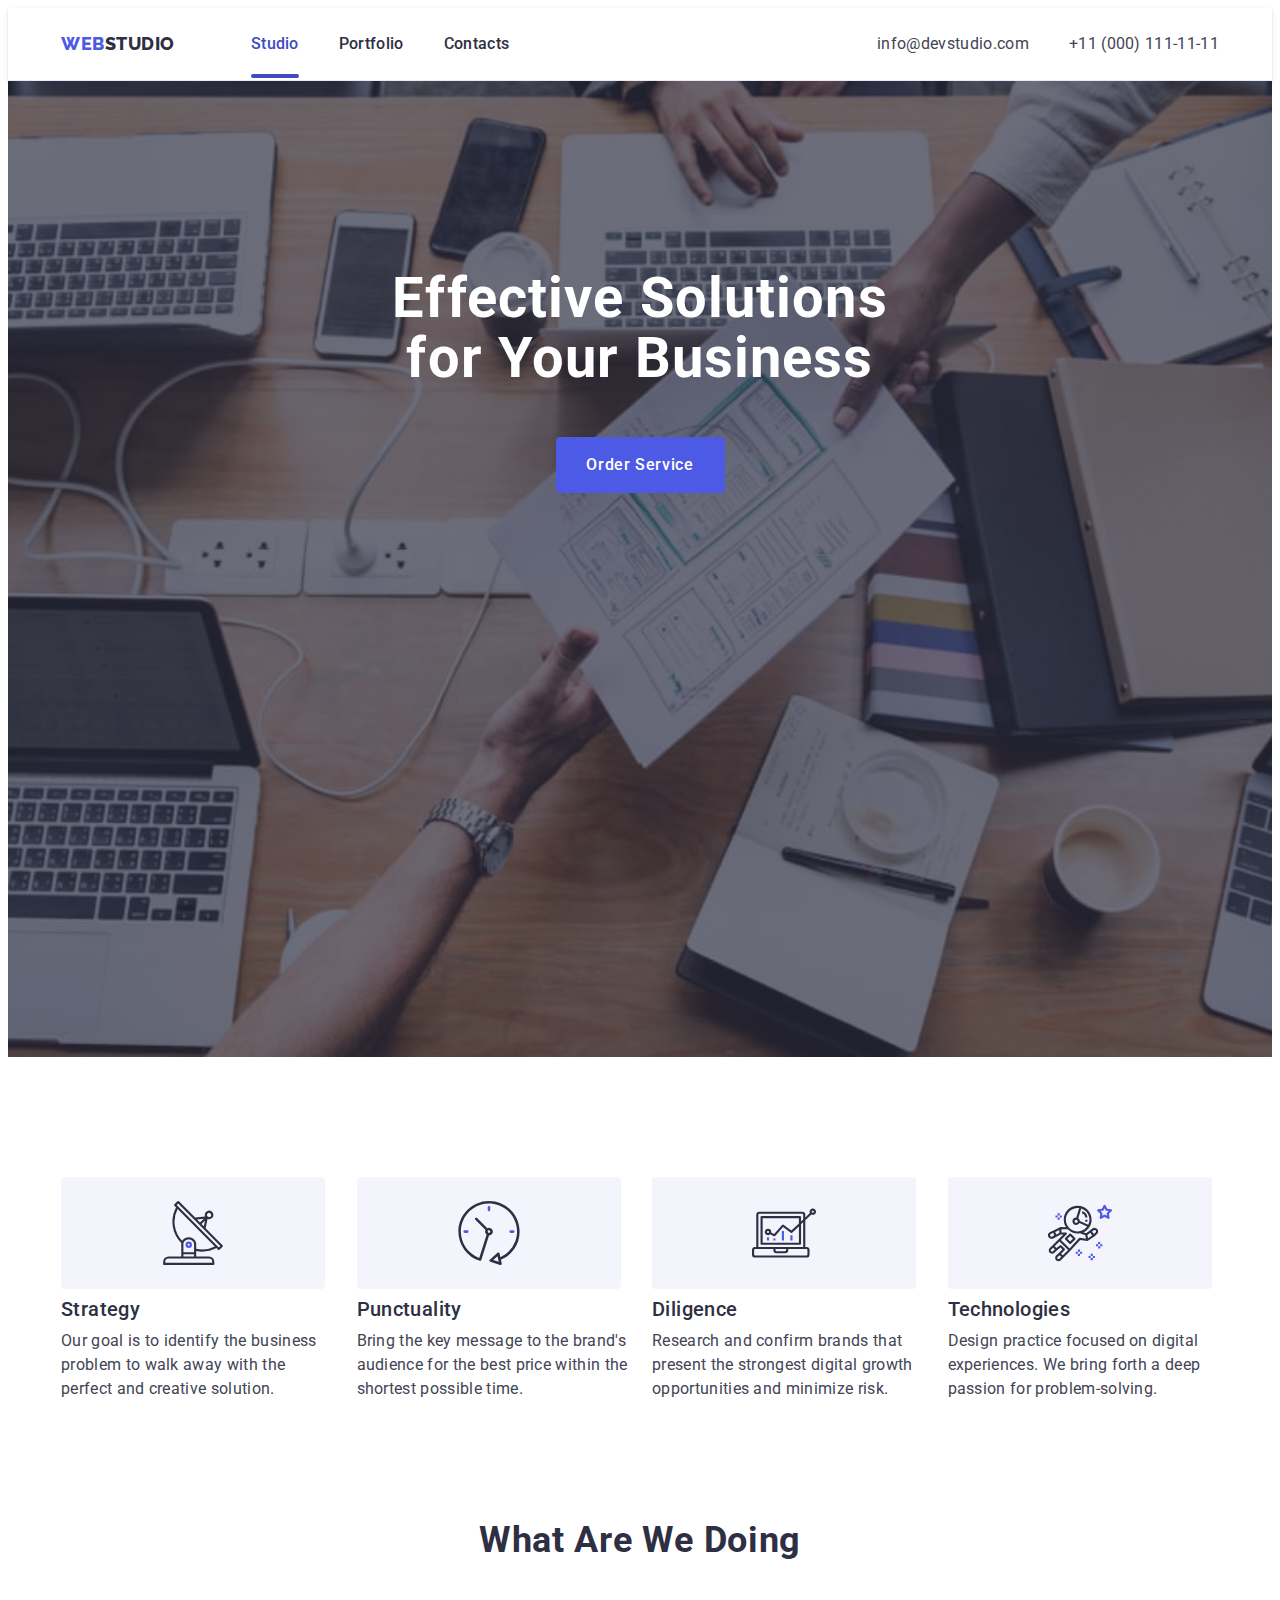
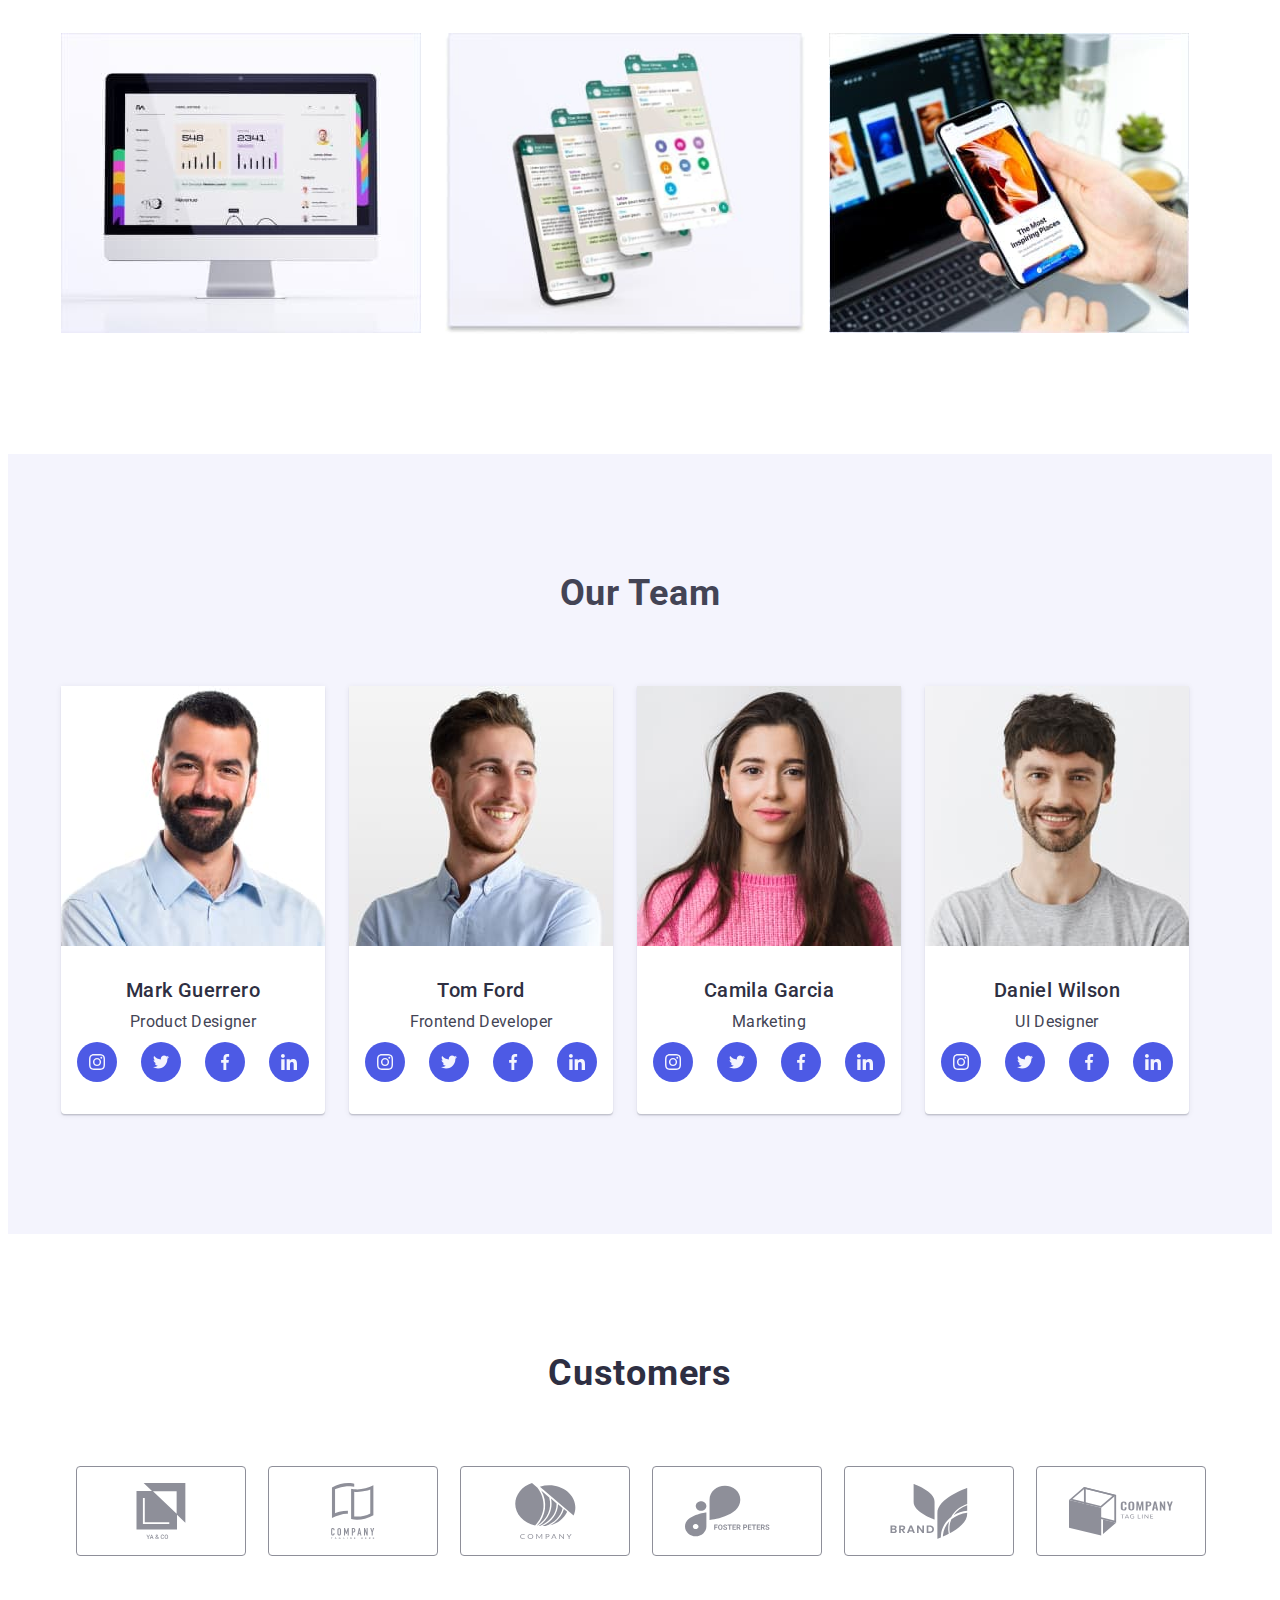
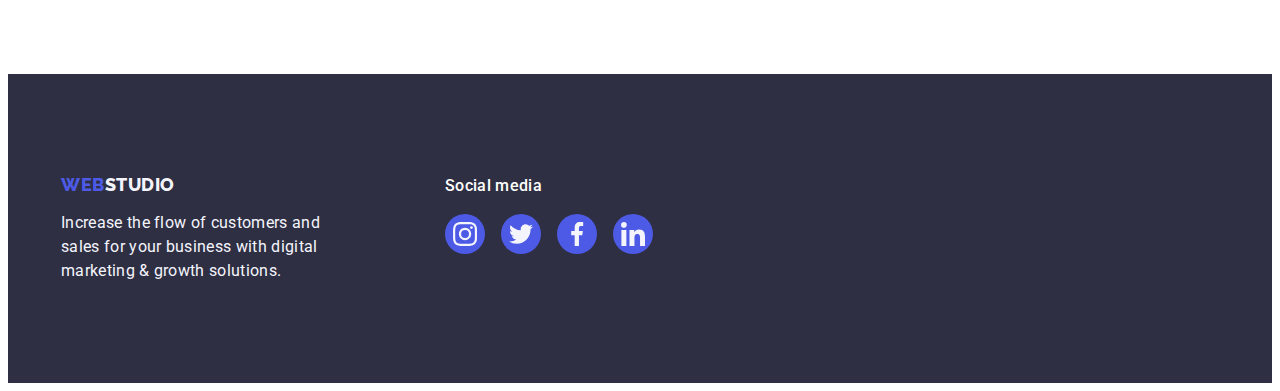
<file: index.html>
<!DOCTYPE html>
<html lang="en">
  <head>
    <meta charset="UTF-8" />
    <meta http-equiv="X-UA-Compatible" content="IE=edge" />
    <meta name="viewport" content="width=device-width, initial-scale=1.0" />
    <title>studio</title>
    <link
      rel="stylesheet"
      href="https://cdnjs.cloudflare.com/ajax/libs/modern-normalize/1.1.0/modern-normalize.min.css"
      integrity="sha512-wpPYUAdjBVSE4KJnH1VR1HeZfpl1ub8YT/NKx4PuQ5NmX2tKuGu6U/JRp5y+Y8XG2tV+wKQpNHVUX03MfMFn9Q=="
      crossorigin="anonymous"
      referrerpolicy="no-referrer"
    />
    <link rel="preconnect" href="https://fonts.googleapis.com" />
    <link rel="preconnect" href="https://fonts.gstatic.com" crossorigin />
    <link
      href="https://fonts.googleapis.com/css2?family=Raleway:wght@800&family=Roboto:wght@400;500;700;900&display=swap"
      rel="stylesheet"
    />
    <link rel="stylesheet" href="./css/styles.css" />
  </head>
  <body>
    <!-- ----- HEADER ----- -->
    <header class="head">
      <!-- header-nav -->
      <div class="container">
        <nav class="head-nav">
          <a href="./index.html" class="head-logo"
            >Web<span class="head-studio">Studio</span></a
          >
          <ul class="head-menu">
            <li class="head-items">
              <a href="./index.html" class="head-link active">Studio</a>
            </li>
            <li class="head-items">
              <a href="./portfolio.html" class="head-link">Portfolio</a>
            </li>
            <li class="head-items">
              <a href="" class="head-link">Contacts</a>
            </li>
          </ul>
        </nav>
        <!-- header-addres -->
        <address class="head-address">
          <ul class="head-address-menu">
            <li class="head-address-items">
              <a href="mailto:info@devstudio.com" class="head-contacts"
                >info@devstudio.com</a
              >
            </li>
            <li class="head-address-items">
              <a href="tel:+110001111111" class="head-contacts"
                >+11 (000) 111-11-11</a
              >
            </li>
          </ul>
        </address>
      </div>
    </header>

    <!-- ----- MAIN ----- -->
    <main class="mainpage">
      <!-- hero -->
      <section class="hero">
        <div class="container">
          <h1 class="hero-main">Effective Solutions for Your Business</h1>

          <button type="button" class="hero-btn" data-modal-open>
            Order Service
          </button>
        </div>
      </section>

      <!-- about us -->
      <section class="about">
        <div class="container">
          <h2 class="visually-hidden">Features</h2>
          <ul class="about-menu">
            <li class="about-items">
              <div class="about-icon-container">
                <svg class="icon-about" width="64" height="64">
                  <use href="./images/icons.svg#icon-antenna"></use>
                </svg>
              </div>
              <h3 class="about-title">Strategy</h3>
              <p class="about-text">
                Our goal is to identify the business problem to walk away with
                the perfect and creative solution.
              </p>
            </li>
            <li class="about-items">
              <div class="about-icon-container">
                <svg class="icon-about" width="64" height="64">
                  <use href="./images/icons.svg#icon-clock"></use>
                </svg>
              </div>
              <h3 class="about-title">Punctuality</h3>
              <p class="about-text">
                Bring the key message to the brand's audience for the best price
                within the shortest possible time.
              </p>
            </li>
            <li class="about-items">
              <div class="about-icon-container">
                <svg class="icon-about" width="64" height="64">
                  <use href="./images/icons.svg#icon-diagram"></use>
                </svg>
              </div>
              <h3 class="about-title">Diligence</h3>
              <p class="about-text">
                Research and confirm brands that present the strongest digital
                growth opportunities and minimize risk.
              </p>
            </li>
            <li class="about-items">
              <div class="about-icon-container">
                <svg class="icon-about" width="64" height="64">
                  <use href="./images/icons.svg#icon-astronaut"></use>
                </svg>
              </div>
              <h3 class="about-title">Technologies</h3>
              <p class="about-text">
                Design practice focused on digital experiences. We bring forth a
                deep passion for problem-solving.
              </p>
            </li>
          </ul>
        </div>
      </section>
      <!-- what are we doing -->
      <section class="digital">
        <div class="container">
          <h2 class="digital-title">What are we doing</h2>
          <ul class="digital-menu">
            <li class="digital-items">
              <img
                src="./images/img1.jpg"
                alt="laptop"
                width="360"
                height="300"
              />
            </li>
            <li class="digital-items">
              <img
                src="./images/img2.jpg"
                alt="phones"
                width="360"
                height="300"
              />
            </li>
            <li class="digital-items">
              <img
                src="./images/img3.jpg"
                alt="phoneonhand"
                width="360"
                height="300"
              />
            </li>
          </ul>
        </div>
      </section>

      <!-- our team -->
      <section class="team">
        <div class="container">
          <h2 class="team-main-title">Our Team</h2>
          <ul class="team-menu">
            <li class="team-list">
              <img
                src="./images/mark.jpg"
                alt="Mark"
                width="264"
                height="260"
              />
              <div class="team-container">
                <h3 class="team-title">Mark Guerrero</h3>
                <p class="team-text">Product Designer</p>
                <ul class="social-menu">
                  <li class="social-items">
                    <a href="" class="social-link">
                      <svg class="social-icons" width="16" height="16">
                        <use href="./images/icons.svg#icon-instagram"></use>
                      </svg>
                    </a>
                  </li>
                  <li class="social-items">
                    <a href="" class="social-link">
                      <svg class="social-icons" width="16" height="16">
                        <use href="./images/icons.svg#icon-twitter"></use>
                      </svg>
                    </a>
                  </li>
                  <li class="social-items">
                    <a href="" class="social-link">
                      <svg class="social-icons" width="16" height="16">
                        <use href="./images/icons.svg#icon-facebook"></use>
                      </svg>
                    </a>
                  </li>
                  <li class="social-items">
                    <a href="" class="social-link">
                      <svg class="social-icons" width="16" height="16">
                        <use href="./images/icons.svg#icon-linkedin"></use>
                      </svg>
                    </a>
                  </li>
                </ul>
              </div>
            </li>
            <li class="team-list">
              <img src="./images/tom.jpg" alt="Tom" width="264" height="260" />
              <div class="team-container">
                <h3 class="team-title">Tom Ford</h3>
                <p class="team-text">Frontend Developer</p>
                <ul class="social-menu">
                  <li class="social-items">
                    <a href="" class="social-link">
                      <svg class="social-icons" width="16" height="16">
                        <use href="./images/icons.svg#icon-instagram"></use>
                      </svg>
                    </a>
                  </li>
                  <li class="social-items">
                    <a href="" class="social-link">
                      <svg class="social-icons" width="16" height="16">
                        <use href="./images/icons.svg#icon-twitter"></use>
                      </svg>
                    </a>
                  </li>
                  <li class="social-items">
                    <a href="" class="social-link">
                      <svg class="social-icons" width="16" height="16">
                        <use href="./images/icons.svg#icon-facebook"></use>
                      </svg>
                    </a>
                  </li>
                  <li class="social-items">
                    <a href="" class="social-link">
                      <svg class="social-icons" width="16" height="16">
                        <use href="./images/icons.svg#icon-linkedin"></use>
                      </svg>
                    </a>
                  </li>
                </ul>
              </div>
            </li>
            <li class="team-list">
              <img
                src="./images/camila.jpg"
                alt="Camila"
                width="264"
                height="260"
              />
              <div class="team-container">
                <h3 class="team-title">Camila Garcia</h3>
                <p class="team-text">Marketing</p>
                <ul class="social-menu">
                  <li class="social-items">
                    <a href="" class="social-link">
                      <svg class="social-icons" width="16" height="16">
                        <use href="./images/icons.svg#icon-instagram"></use>
                      </svg>
                    </a>
                  </li>
                  <li class="social-items">
                    <a href="" class="social-link">
                      <svg class="social-icons" width="16" height="16">
                        <use href="./images/icons.svg#icon-twitter"></use>
                      </svg>
                    </a>
                  </li>
                  <li class="social-items">
                    <a href="" class="social-link">
                      <svg class="social-icons" width="16" height="16">
                        <use href="./images/icons.svg#icon-facebook"></use>
                      </svg>
                    </a>
                  </li>
                  <li class="social-items">
                    <a href="" class="social-link">
                      <svg class="social-icons" width="16" height="16">
                        <use href="./images/icons.svg#icon-linkedin"></use>
                      </svg>
                    </a>
                  </li>
                </ul>
              </div>
            </li>
            <li class="team-list">
              <img
                src="./images/dan.jpg"
                alt="Daniel"
                width="264"
                height="260"
              />
              <div class="team-container">
                <h3 class="team-title">Daniel Wilson</h3>
                <p class="team-text">UI Designer</p>
                <ul class="social-menu">
                  <li class="social-items">
                    <a href="" class="social-link">
                      <svg class="social-icons" width="16" height="16">
                        <use href="./images/icons.svg#icon-instagram"></use>
                      </svg>
                    </a>
                  </li>
                  <li class="social-items">
                    <a href="" class="social-link">
                      <svg class="social-icons" width="16" height="16">
                        <use href="./images/icons.svg#icon-twitter"></use>
                      </svg>
                    </a>
                  </li>
                  <li class="social-items">
                    <a href="" class="social-link">
                      <svg class="social-icons" width="16" height="16">
                        <use href="./images/icons.svg#icon-facebook"></use>
                      </svg>
                    </a>
                  </li>
                  <li class="social-items">
                    <a href="" class="social-link">
                      <svg class="social-icons" width="16" height="16">
                        <use href="./images/icons.svg#icon-linkedin"></use>
                      </svg>
                    </a>
                  </li>
                </ul>
              </div>
            </li>
          </ul>
        </div>
      </section>

      <!--- customers --->

      <section class="customers">
        <div class="container">
          <h2 class="customers-title">Customers</h2>
          <ul class="customers-menu">
            <li class="customers-items">
              <a href="#" class="customers-icon-link">
                <svg class="customers-icon" width="104" height="56">
                  <use href="./images/icons.svg#icon-group"></use>
                </svg>
              </a>
            </li>
            <li class="customers-items">
              <a href="#" class="customers-icon-link">
                <svg class="customers-icon" width="104" height="56">
                  <use href="./images/icons.svg#icon-group1"></use>
                </svg>
              </a>
            </li>
            <li class="customers-items">
              <a href="#" class="customers-icon-link">
                <svg class="customers-icon" width="104" height="56">
                  <use href="./images/icons.svg#icon-group2"></use>
                </svg>
              </a>
            </li>
            <li class="customers-items">
              <a href="#" class="customers-icon-link">
                <svg class="customers-icon" width="104" height="56">
                  <use href="./images/icons.svg#icon-group3"></use>
                </svg>
              </a>
            </li>
            <li class="customers-items">
              <a href="#" class="customers-icon-link">
                <svg class="customers-icon" width="104" height="56">
                  <use href="./images/icons.svg#icon-group4"></use>
                </svg>
              </a>
            </li>
            <li class="customers-items">
              <a href="#" class="customers-icon-link">
                <svg class="customers-icon" width="104" height="56">
                  <use href="./images/icons.svg#icon-group6"></use>
                </svg>
              </a>
            </li>
          </ul>
        </div>
      </section>
    </main>

    <!-- ----- FOOTER ----- -->
    <footer class="footer">
      <div class="footer-container">
        <div class="footer-logo-container">
          <a class="footer-logo" href="./index.html"
            >Web<span class="footer-studio">Studio</span></a
          >
          <p class="footer-text">
            Increase the flow of customers and sales for your business with
            digital marketing & growth solutions.
          </p>
        </div>

        <!-- <ul class="media-menu"> -->
        <div class="footer-social-container">
          <p class="footer-social-text">Social media</p>
          <ul class="footer-social-menu">
            <li class="footer-social-items">
              <a href="" class="footer-social-link">
                <svg class="footer-social-icons" width="24" height="24">
                  <use href="./images/icons.svg#icon-instagram"></use>
                </svg>
              </a>
            </li>
            <li class="footer-social-items">
              <a href="" class="footer-social-link">
                <svg class="footer-social-icons" width="24" height="24">
                  <use href="./images/icons.svg#icon-twitter"></use>
                </svg>
              </a>
            </li>
            <li class="footer-social-items">
              <a href="" class="footer-social-link">
                <svg class="footer-social-icons" width="24" height="24">
                  <use href="./images/icons.svg#icon-facebook"></use>
                </svg>
              </a>
            </li>
            <li class="footer-social-items">
              <a href="" class="footer-social-link">
                <svg class="footer-social-icons" width="24" height="24">
                  <use href="./images/icons.svg#icon-linkedin"></use>
                </svg>
              </a>
            </li>
          </ul>
        </div>
      </div>
    </footer>

    <div class="backdrop is-hidden" data-modal>
      <div class="modal">
        <button data-modal-close type="button" class="modal-close">
          <svg class="modal-icon" width="8" height="8">
            <use href="./images/icons.svg#icon-vector"></use>
          </svg>
        </button>
      </div>
    </div>

    <!--- script --->
    <script src="./js/modal.js"></script>
  </body>
</html>
</file>
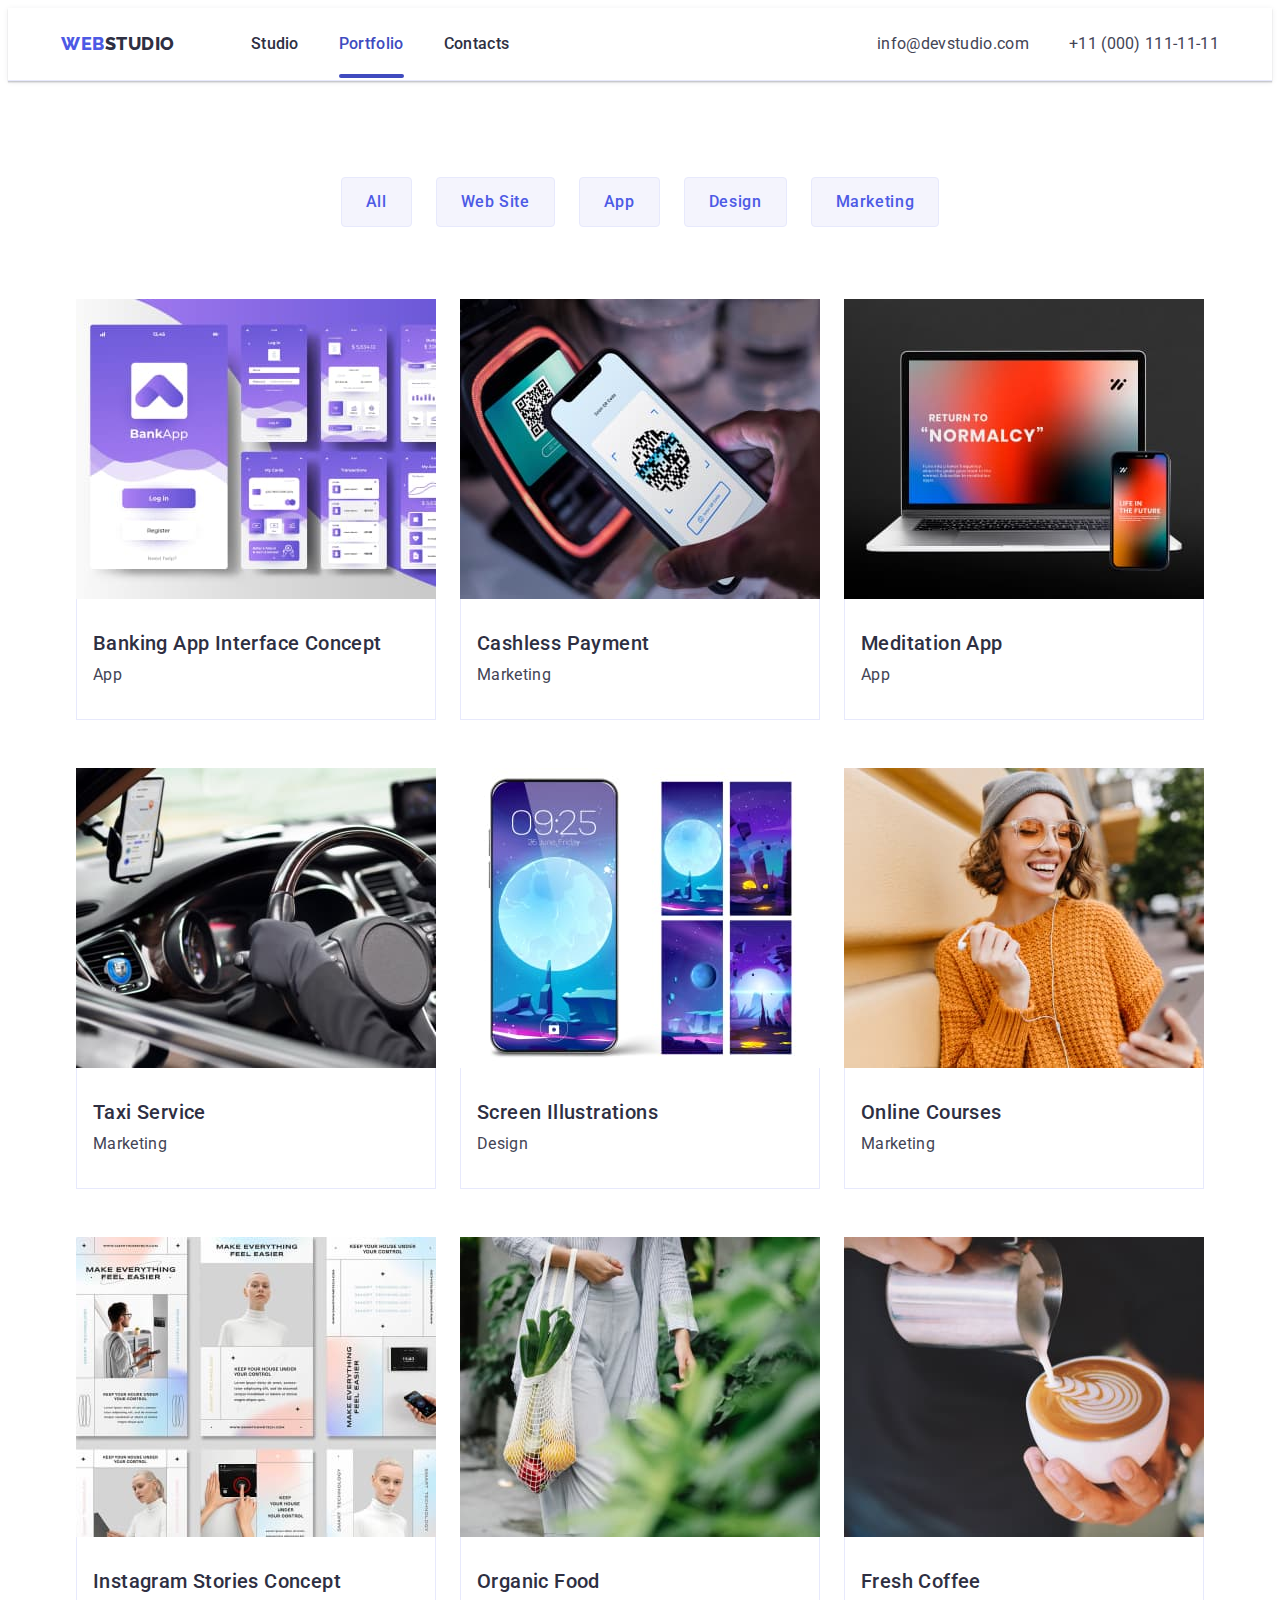
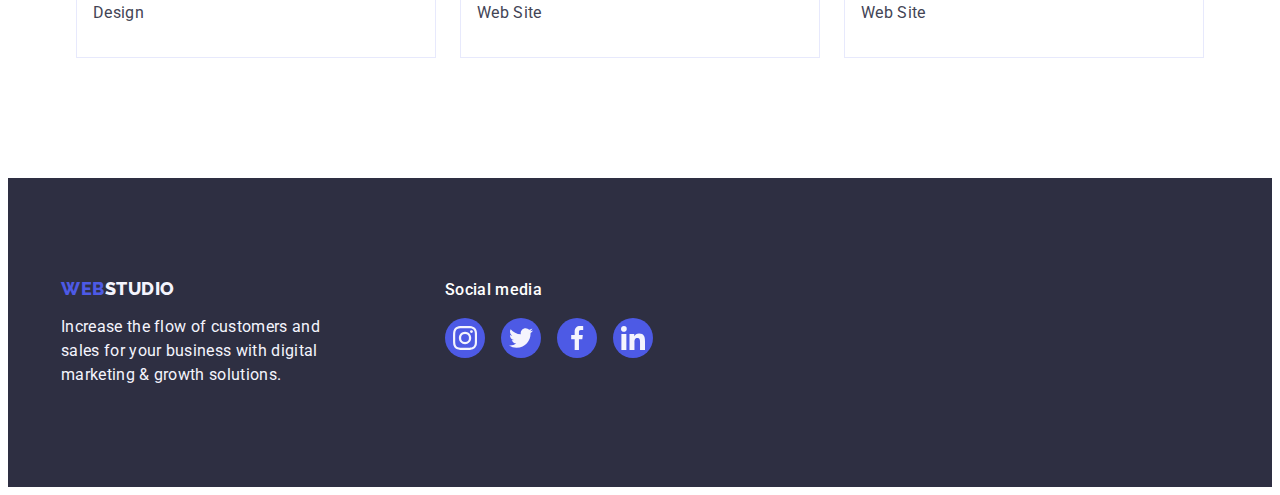
<file: portfolio.html>
<!DOCTYPE html>
<html lang="en">
  <head>
    <meta charset="UTF-8" />
    <meta http-equiv="X-UA-Compatible" content="IE=edge" />
    <meta name="viewport" content="width=device-width, initial-scale=1.0" />
    <title>portfolio</title>
    <link
      rel="stylesheet"
      href="https://cdnjs.cloudflare.com/ajax/libs/modern-normalize/1.1.0/modern-normalize.min.css"
      integrity="sha512-wpPYUAdjBVSE4KJnH1VR1HeZfpl1ub8YT/NKx4PuQ5NmX2tKuGu6U/JRp5y+Y8XG2tV+wKQpNHVUX03MfMFn9Q=="
      crossorigin="anonymous"
      referrerpolicy="no-referrer"
    />
    <link rel="preconnect" href="https://fonts.googleapis.com" />
    <link rel="preconnect" href="https://fonts.gstatic.com" crossorigin />
    <link
      href="https://fonts.googleapis.com/css2?family=Raleway:wght@800&family=Roboto:wght@400;500;700;900&display=swap"
      rel="stylesheet"
    />
    <link rel="stylesheet" href="./css/styles.css" />
  </head>
  <body>
    <!-- ----- HEADER ----- -->
    <header class="head">
      <div class="container">
        <!-- header-nav -->
        <nav class="head-nav">
          <a href="./index.html" class="head-logo"
            >Web<span class="head-studio">Studio</span></a
          >
          <ul class="head-menu">
            <li class="head-items">
              <a href="./index.html" class="head-link">Studio</a>
            </li>
            <li class="head-items">
              <a href="./portfolio.html" class="head-link active">Portfolio</a>
            </li>
            <li class="head-items">
              <a href="" class="head-link">Contacts</a>
            </li>
          </ul>
        </nav>
        <!-- header-address -->
        <address class="head-address">
          <ul class="head-address-menu">
            <li class="head-address-items">
              <a href="mailto:info@devstudio.com" class="head-contacts"
                >info@devstudio.com</a
              >
            </li>
            <li class="head-address-items">
              <a href="tel:+110001111111" class="head-contacts"
                >+11 (000) 111-11-11</a
              >
            </li>
          </ul>
        </address>
      </div>
    </header>

    <!-- ----- MAIN ----- -->
    <main>
      <section class="features">
        <div class="container">
          <h1 class="visually-hidden">Portfolio</h1>
          <!-- features -->
          <ul class="portfolio-menu">
            <li class="portfolio-items">
              <button type="button" class="portfolio-btn">All</button>
            </li>
            <li class="portfolio-items">
              <button type="button" class="portfolio-btn">Web Site</button>
            </li>
            <li class="portfolio-items">
              <button type="button" class="portfolio-btn">App</button>
            </li>
            <li class="portfolio-items">
              <button type="button" class="portfolio-btn">Design</button>
            </li>
            <li class="portfolio-items">
              <button type="button" class="portfolio-btn">Marketing</button>
            </li>
          </ul>
          <!-- app-pictures -->
          <ul class="app-menu">
            <li class="app-items">
              <a class="app-link" href="">
                <div class="app-image">
                  <img
                    src="./images/project-card1.jpg"
                    alt="banking app"
                    width="360"
                    height="300"
                  />
                  <p class="app-image-text">
                    14 Stylish and User-Friendly App Design Concepts · Task
                    Manager App · Calorie Tracker App · Exotic Fruit Ecommerce
                    App · Cloud Storage App
                  </p>
                </div>
                <div class="app-container">
                  <h2 class="app-title">Banking App Interface Concept</h2>
                  <p class="app-text">App</p>
                </div>
              </a>
            </li>
            <li class="app-items">
              <a class="app-link" href="">
                <div class="app-image">
                  <img
                    src="./images/project-card2.jpg"
                    alt="cashless payment"
                    width="360"
                    height="300"
                  />
                  <p class="app-image-text">
                    14 Stylish and User-Friendly App Design Concepts · Task
                    Manager App · Calorie Tracker App · Exotic Fruit Ecommerce
                    App · Cloud Storage App
                  </p>
                </div>
                <div class="app-container">
                  <h2 class="app-title">Cashless Payment</h2>
                  <p class="app-text">Marketing</p>
                </div>
              </a>
            </li>
            <li class="app-items">
              <a class="app-link" href="">
                <div class="app-image">
                  <img
                    src="./images/project-card3.jpg"
                    alt="meditation app"
                    width="360"
                    height="300"
                  />
                  <p class="app-image-text">
                    14 Stylish and User-Friendly App Design Concepts · Task
                    Manager App · Calorie Tracker App · Exotic Fruit Ecommerce
                    App · Cloud Storage App
                  </p>
                </div>
                <div class="app-container">
                  <h2 class="app-title">Meditation App</h2>
                  <p class="app-text">App</p>
                </div>
              </a>
            </li>
            <li class="app-items">
              <a class="app-link" href="">
                <div class="app-image">
                  <img
                    src="./images/project-card4.jpg"
                    alt="taxi service"
                    width="360"
                    height="300"
                  />
                  <p class="app-image-text">
                    14 Stylish and User-Friendly App Design Concepts · Task
                    Manager App · Calorie Tracker App · Exotic Fruit Ecommerce
                    App · Cloud Storage App
                  </p>
                </div>
                <div class="app-container">
                  <h2 class="app-title">Taxi Service</h2>
                  <p class="app-text">Marketing</p>
                </div>
              </a>
            </li>
            <li class="app-items">
              <a class="app-link" href="">
                <div class="app-image">
                  <img
                    src="./images/project-card5.jpg"
                    alt="screen illustrations"
                    width="360"
                    height="300"
                  />
                  <p class="app-image-text">
                    14 Stylish and User-Friendly App Design Concepts · Task
                    Manager App · Calorie Tracker App · Exotic Fruit Ecommerce
                    App · Cloud Storage App
                  </p>
                </div>
                <div class="app-container">
                  <h2 class="app-title">Screen Illustrations</h2>
                  <p class="app-text">Design</p>
                </div>
              </a>
            </li>
            <li class="app-items">
              <a class="app-link" href="">
                <div class="app-image">
                  <img
                    src="./images/project-card6.jpg"
                    alt="online courses"
                    width="360"
                    height="300"
                  />
                  <p class="app-image-text">
                    14 Stylish and User-Friendly App Design Concepts · Task
                    Manager App · Calorie Tracker App · Exotic Fruit Ecommerce
                    App · Cloud Storage App
                  </p>
                </div>
                <div class="app-container">
                  <h2 class="app-title">Online Courses</h2>
                  <p class="app-text">Marketing</p>
                </div>
              </a>
            </li>
            <li class="app-items">
              <a class="app-link" href="">
                <div class="app-image">
                  <img
                    src="./images/project-card7.jpg"
                    alt="instagramm stories concept"
                    width="360"
                    height="300"
                  />
                  <p class="app-image-text">
                    14 Stylish and User-Friendly App Design Concepts · Task
                    Manager App · Calorie Tracker App · Exotic Fruit Ecommerce
                    App · Cloud Storage App
                  </p>
                </div>
                <div class="app-container">
                  <h2 class="app-title">Instagram Stories Concept</h2>
                  <p class="app-text">Design</p>
                </div>
              </a>
            </li>
            <li class="app-items">
              <a class="app-link" href="">
                <div class="app-image">
                  <img
                    src="./images/project-card8.jpg"
                    alt="organic food"
                    width="360"
                    height="300"
                  />
                  <p class="app-image-text">
                    14 Stylish and User-Friendly App Design Concepts · Task
                    Manager App · Calorie Tracker App · Exotic Fruit Ecommerce
                    App · Cloud Storage App
                  </p>
                </div>
                <div class="app-container">
                  <h2 class="app-title">Organic Food</h2>
                  <p class="app-text">Web Site</p>
                </div>
              </a>
            </li>
            <li class="app-items">
              <a class="app-link" href="">
                <div class="app-image">
                  <img
                    src="./images/project-card9.jpg"
                    alt="fresh coffe"
                    width="360"
                    height="300"
                  />
                  <p class="app-image-text">
                    14 Stylish and User-Friendly App Design Concepts · Task
                    Manager App · Calorie Tracker App · Exotic Fruit Ecommerce
                    App · Cloud Storage App
                  </p>
                </div>
                <div class="app-container">
                  <h2 class="app-title">Fresh Coffee</h2>
                  <p class="app-text">Web Site</p>
                </div>
              </a>
            </li>
          </ul>
        </div>
      </section>
    </main>

    <!-- ----- FOOTER ----- -->
    <footer class="footer">
      <div class="footer-container">
        <div class="footer-logo-container">
          <a class="footer-logo" href="./index.html"
            >Web<span class="footer-studio">Studio</span></a
          >
          <p class="footer-text">
            Increase the flow of customers and sales for your business with
            digital marketing & growth solutions.
          </p>
        </div>

        <!-- <ul class="media-menu"> -->
        <div class="footer-social-container">
          <p class="footer-social-text">Social media</p>
          <ul class="footer-social-menu">
            <li class="footer-social-items">
              <a href="" class="footer-social-link">
                <svg class="footer-social-icons" width="24" height="24">
                  <use href="./images/icons.svg#icon-instagram"></use>
                </svg>
              </a>
            </li>
            <li class="footer-social-items">
              <a href="" class="footer-social-link">
                <svg class="footer-social-icons" width="24" height="24">
                  <use href="./images/icons.svg#icon-twitter"></use>
                </svg>
              </a>
            </li>
            <li class="footer-social-items">
              <a href="" class="footer-social-link">
                <svg class="footer-social-icons" width="24" height="24">
                  <use href="./images/icons.svg#icon-facebook"></use>
                </svg>
              </a>
            </li>
            <li class="footer-social-items">
              <a href="" class="footer-social-link">
                <svg class="footer-social-icons" width="24" height="24">
                  <use href="./images/icons.svg#icon-linkedin"></use>
                </svg>
              </a>
            </li>
          </ul>
        </div>
      </div>
    </footer>
  </body>
</html>
</file>
<file: css/styles.css>
:root {
  --title-color: #2E2F42;
  --text-color: #434455;
  --accent-color: #4D5AE5;
  --secondary-color: #E7E9FC;
  --main-color: #ffffff;
  --icon-color: #f4f4fd;
  --grey-main-color: #8e8f99;
}

body {
  font-family: 'Roboto', sans-serif;
  background-color: var(--main-color);
  color: var(--text-color);
}

h1,
h2,
h3,
h4,
p {
  margin-top: 0;
  margin-bottom: 0;
}

ul,
ol {
  list-style: none;
  margin-top: 0;
  margin-bottom: 0;
  padding-left: 0;
}

a {
  text-decoration: none;
}

img {
  display: block;
  max-width: 100%;
  height: auto;
}

button {
  cursor: pointer;
  border: none;
  border-radius: 4px;
}

.container {
  width: 1158px;
  padding: 0 15px;
  margin: 0 auto;
}

.visually-hidden {
  position: absolute;
  width: 1px;
  height: 1px;
  margin: -1px;
  border: 0;
  padding: 0;

  white-space: nowrap;
  clip-path: inset(100%);
  clip: rect(0 0 0 0);
  overflow: hidden;
}

/* ------- HEADER ------- */

.head {
  font-size: 16px;
  line-height: 1.5;
  letter-spacing: 0.02em;
  border-bottom: 1px solid var(--secondary-color);
  box-shadow: 0px 2px 1px rgba(46, 47, 66, 0.08),
    0px 1px 1px rgba(46, 47, 66, 0.16),
    0px 1px 6px rgba(46, 47, 66, 0.08);
  ;
}

.head .container {
  display: flex;
}

.head-nav {
  display: flex;
  align-items: center;
}

.head-logo {
  font-family: 'Raleway', sans-serif;
  font-weight: 800;
  font-size: 18px;
  line-height: 1.17;
  align-items: center;
  letter-spacing: 0.03em;
  text-transform: uppercase;
  color: #4D5AE5;
  text-decoration: none;
  margin-right: 76px;
}

.head-studio {
  color: var(--title-color);
}

.head-menu {
  display: flex;
  gap: 40px;
}

.head-items {
  color: #404bbf;
}

.head-items:nth-last-child() {
  margin-right: 0;
}

.header-item:first-child {
  margin-left: 0;
}

.head-link {
  font-weight: 500;
  color: var(--title-color);
  padding: 24px 0;
  position: relative;
  transition: color 250ms cubic-bezier(0.4, 0, 0.2, 1);
}

.active {
  color: #404BBF;
}

.head-link.active::after {
  content: '';
  position: absolute;
  left: 0;
  bottom: -1px;
  width: 100%;
  height: 4px;
  background-color: #404bbf;
  border-radius: 2px;
}

.head-link:hover,
.head-link:focus {
  color: #404bbf;
}

.head-address {
  margin-left: auto;
}

.head-address-menu {
  display: flex;
  gap: 40px;
}


.head-address-items {
  margin-top: 0;
  transition: backgroundcolor 250ms cubic-bezier(0.4, 0, 0.2, 1);
}

.head-address-items:nth-last-child() {
  margin-right: 0;
}


.head-contacts {
  font-weight: 400;
  color: var(--text-color);
  font-style: normal;
  display: flex;
  align-items: center;
  justify-content: center;
  gap: 40px;
  margin-top: 0;
  padding-top: 24px;
  padding-bottom: 24px;
  transition: color 250ms cubic-bezier(0.4, 0, 0.2, 1);
}

.head-contacts:hover,
.head-contacts:focus {
  color: #404bbf;
}

/* ------- MAIN ------- */

/* ----- hero ----- */

.hero {
  position: relative;
  background-color: var(--title-color);
  max-width: 1440px;
  height: 600px;
  margin: 0 auto;
  padding: 188px 0;
  background-image: linear-gradient(rgba(46, 47, 66, 0.7), rgba(46, 47, 66, 0.7)), url(../images/hero-img.jpg);
  background-repeat: no-repeat;
  background-position: center;
  background-size: cover;
}

.hero-main {
  font-weight: 700;
  font-size: 56px;
  line-height: 1.07;
  color: var(--main-color);
  text-align: center;
  letter-spacing: 0.02em;
  max-width: 496;
  margin: 0 auto;
  max-width: 496px;
  margin-bottom: 48px;
}

.hero-btn {
  width: 169px;
  height: 56px;
  left: 636px;
  top: 428px;
  background-color: var(--accent-color);
  color: var(--main-color);
  font-weight: 500;
  font-size: 16px;
  line-height: 1.5;
  text-align: center;
  letter-spacing: 0.04em;
  font-family: inherit;
  cursor: pointer;
  display: block;
  min-width: 169px;
  margin: 0 auto;
  transition: background-color 250ms cubic-bezier(0.4, 0, 0.2, 1);
}

.hero-btn:hover,
.hero-btn:focus {
  background-color: #404BBF;
}

.backdrop {
  position: fixed;
  left: 0;
  top: 0;
  width: 100%;
  height: 100%;
  background: rgba(46, 47, 66, 0.4);
  opacity: 1;
  transition: opacity 250ms cubic-bezier(0.4, 0, 0.2, 1), visibility 250ms cubic-bezier(0.4, 0, 0.2, 1);
}

.backdrop.is-hidden {
  opacity: 0;
  pointer-events: none;
  visibility: hidden;
}

.modal {
  position: absolute;
  top: 50%;
  left: 50%;
  transform: translate(-50%, -50%);
  transition: transform 250ms cubic-bezier(0.4, 0, 0.2, 1);

  width: 408px;
  min-height: 576px;
  padding: 15px;
  border-radius: 4px;

  background: #FCFCFC;
  box-shadow: 0px 1px 1px rgba(0, 0, 0, 0.14), 0px 1px 3px rgba(0, 0, 0, 0.12), 0px 2px 1px rgba(0, 0, 0, 0.2);
}

.modal-icon {
  transition: fill 250ms cubic-bezier(0.4, 0, 0.2, 1);
}

.modal-close {
  position: absolute;
  top: 24px;
  right: 24px;
  width: 24px;
  height: 24px;

  display: flex;
  justify-content: center;
  align-items: center;
  padding: 0;

  background-color: #E7E9FC;
  border-radius: 50%;
  border: 1px solid rgba(0, 0, 0, 0.1);
  color: var(--title-color);
  transition: background-color 250ms cubic-bezier(0.4, 0, 0.2, 1), border 250ms cubic-bezier(0.4, 0, 0.2, 1);
}

.modal-close:hover,
.modal-close:focus {
  background-color: #404bbf;
  border: none;
  fill: var(--main-color);
}

/* ----- about ----- */

.about {
  padding: 120px 0;
}

.about-menu {
  display: flex;
  justify-content: center;
  gap: 24px;
}

.about-icon-container {
  width: 264px;
  height: 112px;
  background-color: #F4F4FD;
  border-radius: 4px;
  margin-bottom: 8px;
  display: flex;
  justify-content: center;
  align-items: center;
}

.about-title {
  font-weight: 500;
  font-size: 20px;
  line-height: 1.2;
  color: var(--title-color);
  letter-spacing: 0.02em;
  margin-bottom: 8px;
}

.about-text {
  font-weight: 400;
  font-size: 16px;
  line-height: 1.5;
  color: var(--text-color);
  letter-spacing: 0.02em;
}

.about-items {
  width: calc((100% - 72px) / 4);
}

/* ----- digital ----- */

.digital {
  padding-bottom: 120px;
}

.digital-title {
  font-weight: 700;
  font-size: 36px;
  line-height: 1.11;
  letter-spacing: 0.02em;
  color: var(--title-color);
  text-align: center;
  text-transform: capitalize;
  margin-bottom: 72px
}

.digital-menu {
  display: flex;
  gap: 24px;
}

/* ----- team ----- */

.team {
  background-color: #F4F4FD;
  padding: 120px 0;
}

.team-main-title {
  margin-bottom: 72px;
  font-style: normal;
  font-weight: 700;
  font-size: 36px;
  line-height: 1.11;
  text-align: center;
  letter-spacing: 0.02em;
  text-transform: capitalize;
}

.team-menu {
  display: flex;
  gap: 24px;
}

.team-list {
  background-color: var(--main-color);
  width: 264px;
  text-align: center;
  display: flex;
  flex-direction: column;
  border-radius: 0px 0px 4px 4px;

  box-shadow: 0px 1px 6px rgba(46, 47, 66, 0.08), 0px 1px 1px rgba(46, 47, 66, 0.16), 0px 2px 1px rgba(46, 47, 66, 0.08);
}

.team-title {
  font-style: normal;
  font-weight: 500;
  font-size: 20px;
  line-height: 1.2;
  text-align: center;
  letter-spacing: 0.02em;
  color: var(--title-color);
  margin-bottom: 8px;
}

.team-text {
  font-style: normal;
  font-weight: 400;
  font-size: 16px;
  line-height: 1.5;
  text-align: center;
  letter-spacing: 0.02em;
  color: var(--text-color);
  margin-bottom: 8px;
}

.team-container {
  padding: 32px 0;
}

.social-menu {
  display: flex;
  justify-content: center;
  align-items: center;
  gap: 24px;
}

.social-items {
  width: 40px;
  height: 40px;
}

.social-link {
  width: 100%;
  height: 100%;
  display: flex;
  justify-content: center;
  align-items: center;
  background-color: var(--accent-color);
  border-radius: 50%;

  transition: background-color 250ms cubic-bezier(0.4, 0, 0.2, 1);
}

.social-link:hover,
.social-link:focus {
  background-color: #404bbf;
}

.social-icons {
  fill: #f4f4fd;
}

/* ----- customers ----- */

.customers {
  padding: 120px 0;
}

.customers-title {
  margin-bottom: 72px;
  font-style: normal;
  font-weight: 700;
  font-size: 36px;
  line-height: 1.1;
  text-align: center;
  letter-spacing: 0.02em;
  text-transform: capitalize;
  color: var(--title-color);
}

.customers-menu {
  display: flex;
  justify-content: center;
  gap: 24px;
}

.customers-items {
  width: calc((100% - 120px) / 6);
  width: 168px;
  height: 88px;
}

.customers-icon-link {
  width: 100%;
  height: 100%;
  border-radius: 4px;
  margin-bottom: 8px;
  display: flex;
  justify-content: center;
  align-items: center;
  border: 1px solid var(--grey-main-color);
  border-radius: 4px;
  color: var(--grey-main-color);

  transition: border-color 250ms cubic-bezier(0.4, 0, 0.2, 1),
    color 250ms cubic-bezier(0.4, 0, 0.2, 1);
  ;
}

.customers-icon-link:hover,
.customers-icon-link:focus {
  border-color: #404bbf;
  color: #404bbf;
}

.customers-icon,
.customer-icon {
  fill: currentColor;
}

/* ------- FOOTER ------- */

.footer {
  background-color: var(--title-color);
  padding: 100px 0 100px;
}

.footer-container {
  display: flex;
  align-items: baseline;
  width: 1158px;
  padding: 0 15px;
  margin: 0 auto;
}

.footer-logo-container {
  margin-right: 120px;
}

.footer-logo {
  display: flex;
  font-family: 'Raleway', sans-serif;
  font-weight: 800;
  font-size: 18px;
  line-height: 1.17;
  align-items: center;
  letter-spacing: 0.03em;
  text-transform: uppercase;
  color: var(--accent-color);
  text-decoration: none;
  display: inline-block;
  margin-bottom: 16px;
}

.footer-studio {
  color: #F4F4FD;
}

.footer-text {
  font-weight: 400;
  font-size: 16px;
  line-height: 1.5;
  letter-spacing: 0.02em;
  color: #F4F4FD;
  max-width: 264px;
}

.footer-social-container {}

.footer-social-text {
  font-style: normal;
  font-weight: 500;
  font-size: 16px;
  line-height: 1.5;
  letter-spacing: 0.02em;
  color: var(--main-color);
  margin-bottom: 16px;
}

.footer-social-menu {
  display: flex;
  align-items: center;
  justify-content: center;
  gap: 16px;
}

.footer-social-items {
  width: 40px;
  height: 40px;
}

.footer-social-link {
  width: 100%;
  height: 100%;
  display: flex;
  justify-content: center;
  align-items: center;
  background-color: var(--accent-color);
  border-radius: 50%;
  transition: background-color 250ms cubic-bezier(0.4, 0, 0.2, 1);
}

.footer-social-link:hover,
.footer-social-link:focus {
  background-color: #31d0aa;
}

.footer-social-icons {
  fill: var(--icon-color);
}



/* ------- PORTFOLIO ------- */

/* ------- MAIN ------- */

/* ----- features ------ */

.features {
  padding: 96px 0 120px;
}

.portfolio-menu {
  display: flex;
  justify-content: center;
  gap: 24px;
  margin-bottom: 72px;
}

.portfolio-items {}

.portfolio-btn {
  font-weight: 500;
  font-size: 16px;
  line-height: 1.5;
  letter-spacing: 0.04em;
  color: var(--accent-color);
  background-color: #F4F4FD;
  border: 1px solid var(--secondary-color);
  font-family: 'Roboto', sans-serif;
  cursor: pointer;
  padding: 12px 24px;

  transition: color 250ms cubic-bezier(0.4, 0, 0.2, 1),
    background-color 250ms cubic-bezier(0.4, 0, 0.2, 1),
    border-color 250ms cubic-bezier(0.4, 0, 0.2, 1),
    box-shadow 250ms cubic-bezier(0.4, 0, 0.2, 1);
  ;

}

.portfolio-btn:hover,
.portfolio-btn:focus {
  background-color: #404BBF;
  color: var(--main-color);
  border: 1px solid transparent;
  box-shadow: 0px 3px 1px rgba(0, 0, 0, 0.1), 0px 2px 1px rgba(0, 0, 0, 0.08), 0px 2px 2px rgba(0, 0, 0, 0.12);
}

/* ----- app ----- */

.app-menu {
  display: flex;
  flex-wrap: wrap;
  justify-content: center;
  align-items: center;
  gap: 48px 24px;
}

.app-items {}

.app-link:hover .app-image-text,
.app-link:focus .app-image-text {
  opacity: 1;
  transform: translateY(0%);
  transition: transform 250ms cubic-bezier(0.4, 0, 0.2, 1),
    opacity 250ms cubic-bezier(0.4, 0, 0.2, 1);
}

.app-link {
  display: block;
  transition: box-shadow 250ms cubic-bezier(0.4, 0, 0.2, 1);
}

.app-link:hover,
.app-link:focus {
  box-shadow: 0px 1px 6px rgba(46, 47, 66, 0.08),
    0px 1px 1px rgba(46, 47, 66, 0.16),
    0px 2px 1px rgba(46, 47, 66, 0.08);

}

.app-image {
  position: relative;
  overflow: hidden;
}

.app-image-text {
  position: absolute;
  top: 0;
  left: 0;
  width: 100%;
  height: 100%;

  background-color: var(--accent-color);
  text-align: center;
  font-style: normal;
  font-weight: 400;
  font-size: 16px;
  line-height: 1.5;
  letter-spacing: 0.02em;
  color: var(--icon-color);

  padding: 40px 32px;
  opacity: 0;

  transform: translateY(100%);
  transition: transform 250ms cubic-bezier(0.4, 0, 0.2, 1);

}

.app-title {
  margin-top: 0;
  margin-bottom: 8px;
  font-weight: 500;
  font-size: 20px;
  line-height: 1.2;
  color: var(--title-color);
  letter-spacing: 0.02em;
}

.app-text {
  font-weight: 400;
  font-size: 16px;
  line-height: 1.5;
  color: var(--text-color);
  letter-spacing: 0.02em;
}

.app-container {
  padding: 32px 16px;
  border: 1px solid #e7e9fc;
  border-top: none;
}
</file>
